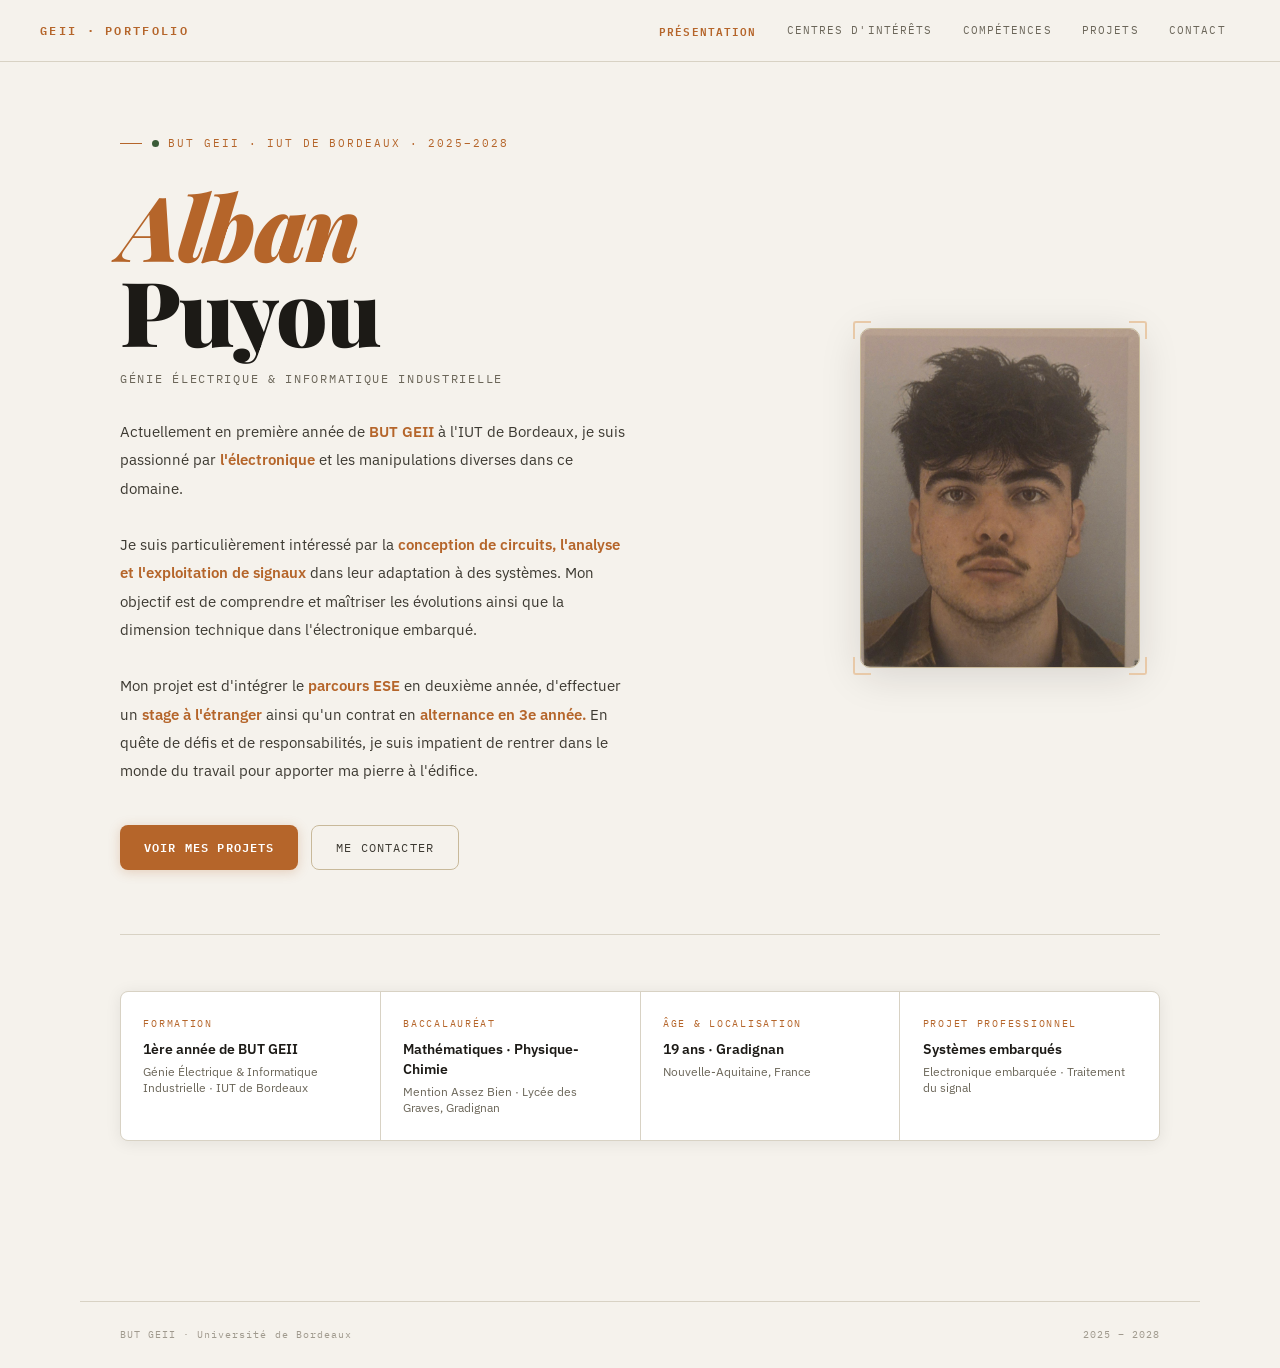
<file: index.html>
<!DOCTYPE html>
<html lang="fr">
<head>
  <meta charset="UTF-8">
  <meta name="viewport" content="width=device-width, initial-scale=1.0">
  <title>Portfolio – BUT GEII</title>
  <link rel="stylesheet" href="style.css">
</head>
<body>

  <!-- ===== NAVBAR ===== -->
  <nav class="navbar">
    <div class="nav-logo">GEII · Portfolio</div>
    <ul class="nav-links">
      <li><a href="index.html" class="active">Présentation</a></li>
      <li><a href="interets.html">Centres d'intérêts</a></li>
      <li><a href="competences.html">Compétences</a></li>
      <li><a href="projets.html">Projets</a></li>
      <li><a href="contact.html">Contact</a></li>
    </ul>
    <button class="nav-toggle" aria-label="Ouvrir le menu">&#9776;</button>
  </nav>

  <!-- ===== HERO ===== -->
  <main>
    <section class="hero">

      <!-- LEFT : text -->
      <div class="hero-left">
        <div class="hero-eyebrow anim-1"><span class="live-dot"></span> BUT GEII · IUT de Bordeaux · 2025–2028</div>

        <h1 class="hero-name anim-2">
          <em>Alban</em><br>
          Puyou
        </h1>

        <p class="hero-role anim-3">Génie Électrique &amp; Informatique Industrielle</p>

        <p class="hero-bio anim-4">
          Actuellement en première année de <strong>BUT GEII</strong> à l'IUT de Bordeaux, 
          je suis passionné par  <strong>l'électronique</strong> et les manipulations diverses
          dans ce domaine.
          <br>
          <br>Je suis particulièrement intéressé par la <strong>conception de circuits, 
          l'analyse et l'exploitation de signaux</strong> dans leur adaptation à des systèmes.
          Mon objectif est de comprendre et maîtriser les évolutions ainsi que 
          la dimension technique dans l'électronique embarqué.
          <br>
          <br>Mon projet est d'intégrer le <strong>parcours ESE</strong> en deuxième année, d'effectuer 
          un  <strong>stage à l'étranger</strong> ainsi qu'un contrat en <strong>alternance en 3e année.</strong>
          En quête de défis et de responsabilités, je suis impatient de rentrer 
          dans le monde du travail pour apporter ma pierre à l'édifice.


        </p>

        <div class="hero-cta anim-5">
          <a href="projets.html" class="btn btn-copper">Voir mes projets</a>
          <a href="contact.html" class="btn btn-ghost">Me contacter</a>
        </div>
      </div>

      <!-- RIGHT : photo -->
      <div class="hero-photo-col anim-3">
        <div class="photo-wrap">
          <div class="photo-frame">
            <!--
              Pour ajouter votre photo :
              1. Placez votre fichier image dans le même dossier que index.html
              2. Remplacez "photo.jpg" par le nom de votre fichier
            -->
            <img
              src="photo.jpg"
              alt="Photo de profil"
              onerror="this.style.display='none'"
            >
            <div class="photo-placeholder">
              <svg viewBox="0 0 64 64" fill="none" xmlns="http://www.w3.org/2000/svg">
                <circle cx="32" cy="22" r="12" stroke="currentColor" stroke-width="1.5"/>
                <path d="M8 56c0-13.255 10.745-24 24-24s24 10.745 24 24" stroke="currentColor" stroke-width="1.5"/>
              </svg>
              <span>Votre photo ici</span>
            </div>
          </div>
          <div class="photo-corner tl"></div>
          <div class="photo-corner tr"></div>
          <div class="photo-corner bl"></div>
          <div class="photo-corner br"></div>
        </div>
      </div>

    </section>

    <!-- ===== INFO STRIP ===== -->
    <div class="info-strip anim-5">

      <div class="info-cell">
        <div class="info-label">Formation</div>
        <div class="info-value">1ère année de BUT GEII</div>
        <div class="info-sub">Génie Électrique &amp; Informatique Industrielle · IUT de Bordeaux</div>
      </div>

      <div class="info-cell">
        <div class="info-label">Baccalauréat</div>
        <div class="info-value">Mathématiques · Physique-Chimie</div>
        <div class="info-sub">Mention Assez Bien · Lycée des Graves, Gradignan</div>
      </div>

      <div class="info-cell">
        <div class="info-label">Âge &amp; Localisation</div>
        <div class="info-value">19 ans · Gradignan</div>
        <div class="info-sub">Nouvelle-Aquitaine, France</div>
      </div>

      <div class="info-cell">
        <div class="info-label">Projet professionnel</div>
        <div class="info-value">Systèmes embarqués</div>
        <div class="info-sub">Electronique embarquée · Traitement du signal</div>
      </div>

    </div>

  </main>

  <!-- ===== FOOTER ===== -->
  <footer class="footer">
    <span>BUT GEII · Université de Bordeaux</span>
    <span>2025 – 2028</span>
  </footer>

  <script src="nav.js"></script>
</body>
</html>
</file>
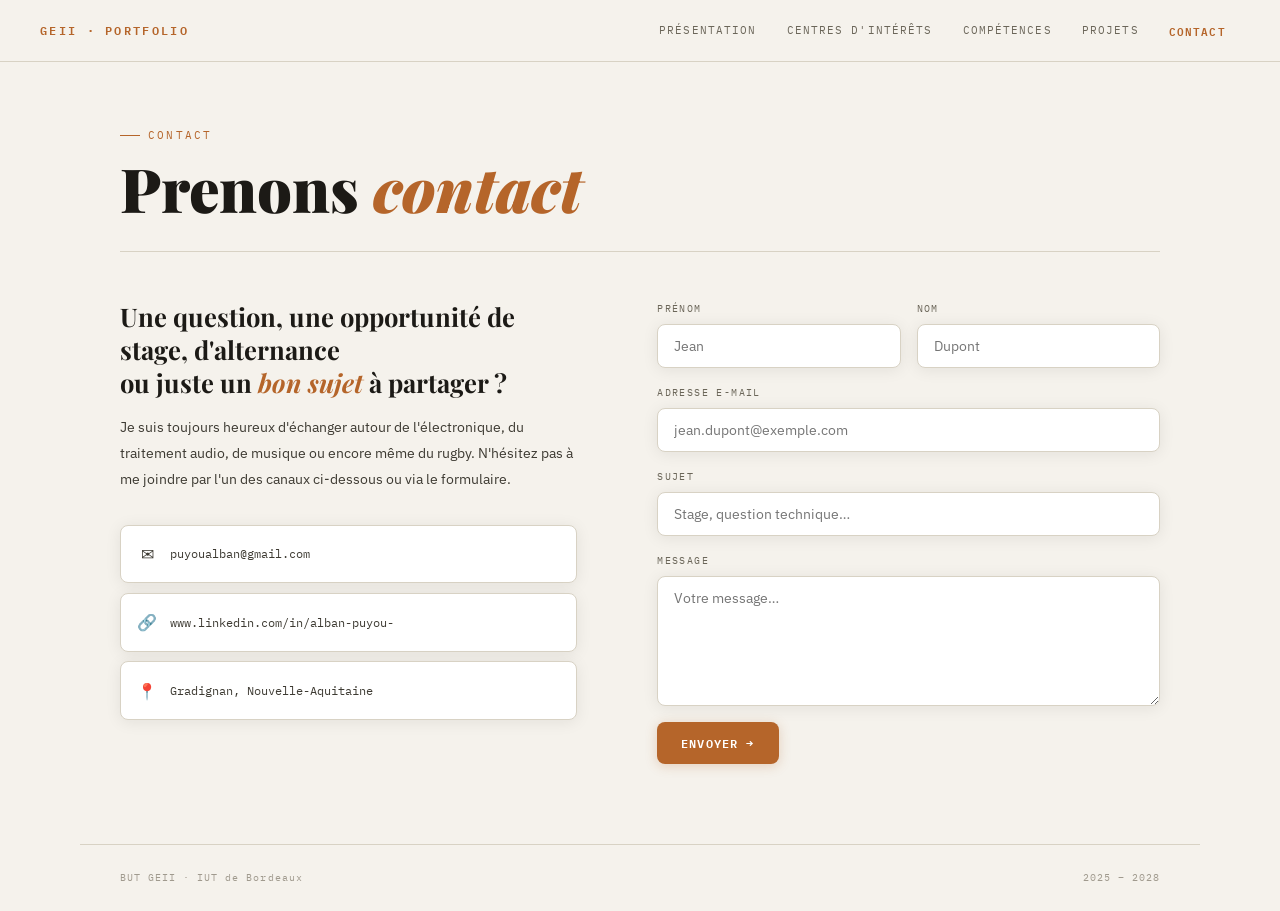
<file: contact.html>
<!DOCTYPE html>
<html lang="fr">
<head>
  <meta charset="UTF-8">
  <meta name="viewport" content="width=device-width, initial-scale=1.0">
  <title>Contact – Portfolio BUT GEII</title>
  <link rel="stylesheet" href="style.css">
</head>
<body>

  <nav class="navbar">
    <div class="nav-logo">GEII · Portfolio</div>
    <ul class="nav-links">
      <li><a href="index.html">Présentation</a></li>
      <li><a href="interets.html">Centres d'intérêts</a></li>
      <li><a href="competences.html">Compétences</a></li>
      <li><a href="projets.html">Projets</a></li>
      <li><a href="contact.html" class="active">Contact</a></li>
    </ul>
    <button class="nav-toggle" aria-label="Ouvrir le menu">&#9776;</button>
  </nav>

  <main>
    <div class="page-header">
      <p class="page-eyebrow">Contact</p>
      <h1 class="page-title">Prenons <em>contact</em></h1>
    </div>

    <div class="contact-layout">

      <!-- INFO -->
      <div>
        <p class="contact-lede">
          Une question, une opportunité de stage, d'alternance <br>
          ou juste un <em>bon sujet</em> à partager ?
        </p>
        <p class="contact-blurb">
          Je suis toujours heureux d'échanger autour de l'électronique,
          du traitement audio, de musique ou encore même du rugby. N'hésitez pas à me joindre par
          l'un des canaux ci-dessous ou via le formulaire.
        </p>

        <!-- Remplacez chaque valeur par vos vraies coordonnées -->
        <a href="mailto:votre.email@exemple.com" class="contact-row">
          <span class="contact-row-icon">✉</span>
          puyoualban@gmail.com
        </a>
        <a href="https://www.linkedin.com/in/alban-puyou-/" target="_blank" class="contact-row">
          <span class="contact-row-icon">🔗</span>
          www.linkedin.com/in/alban-puyou-
        </a>
        
        </a>
        <div class="contact-row" style="cursor:default;">
          <span class="contact-row-icon">📍</span>
          Gradignan, Nouvelle-Aquitaine
        </div>
      </div>

      <!-- FORM -->
      <form class="contact-form" onsubmit="handleSubmit(event)">
        <div class="form-row">
          <div class="field">
            <label for="fname">Prénom</label>
            <input type="text" id="fname" name="fname" placeholder="Jean" required>
          </div>
          <div class="field">
            <label for="lname">Nom</label>
            <input type="text" id="lname" name="lname" placeholder="Dupont" required>
          </div>
        </div>
        <div class="field">
          <label for="email">Adresse e-mail</label>
          <input type="email" id="email" name="email" placeholder="jean.dupont@exemple.com" required>
        </div>
        <div class="field">
          <label for="subject">Sujet</label>
          <input type="text" id="subject" name="subject" placeholder="Stage, question technique…">
        </div>
        <div class="field">
          <label for="msg">Message</label>
          <textarea id="msg" name="msg" placeholder="Votre message…" required></textarea>
        </div>
        <button type="submit" class="btn btn-copper" style="align-self:flex-start;">
          Envoyer →
        </button>
        <p id="form-ok">✓ Message envoyé ! (Pensez à connecter ce formulaire à un service d'e-mail.)</p>
      </form>

    </div>
  </main>

  <footer class="footer">
    <span>BUT GEII · IUT de Bordeaux</span>
    <span>2025 – 2028</span>
  </footer>

  <script src="nav.js"></script>
  <script>
    function handleSubmit(e) {
      e.preventDefault();
      document.getElementById('form-ok').style.display = 'block';
      e.target.reset();
    }
  </script>
</body>
</html>
</file>
<file: style.css>
/* ============================================================
   PORTFOLIO – BUT GEII · Alban Puyou
   Palette : Blanc cassé / Beige chaud / Cuivre / Vert mousse
   Ambiance : Studio d'enregistrement vintage, propre & aéré
   ============================================================ */

@import url('https://fonts.googleapis.com/css2?family=Playfair+Display:ital,wght@0,700;0,900;1,700&family=IBM+Plex+Mono:wght@300;400;500;600&family=IBM+Plex+Sans:wght@300;400;500;600&display=swap');

/* ── TOKENS ── */
:root {
  --bg:          #f5f2ec;
  --bg-2:        #eeeae1;
  --bg-3:        #e6e1d6;
  --bg-dark:     #1c1a16;

  --copper:      #b5652a;
  --copper-light:#d4813e;
  --copper-dim:  #e8c9a8;
  --copper-pale: #faf0e6;

  --green:       #3a5c38;
  --green-light: #4e7a4b;
  --green-pale:  #eaf2e9;

  --ink:         #1c1a16;
  --ink-2:       #3d3a32;
  --ink-3:       #6b6659;
  --ink-4:       #a09a8e;

  --border:      #d8d2c4;
  --border-warm: #c8b99a;

  --font-display: 'Playfair Display', Georgia, serif;
  --font-mono:    'IBM Plex Mono', monospace;
  --font-body:    'IBM Plex Sans', system-ui, sans-serif;

  --nav-h:   62px;
  --max-w:   1120px;
  --r:       8px;
  --shadow:  0 2px 16px rgba(28,26,22,.08);
  --shadow-lg: 0 8px 40px rgba(28,26,22,.13);
}

/* ── RESET ── */
*, *::before, *::after { box-sizing: border-box; margin: 0; padding: 0; }
html { scroll-behavior: smooth; -webkit-font-smoothing: antialiased; }

body {
  background: var(--bg);
  color: var(--ink);
  font-family: var(--font-body);
  font-size: 15px;
  line-height: 1.75;
  overflow-x: hidden;
}

a { color: inherit; text-decoration: none; }
strong { color: var(--copper); font-weight: 600; }
img { max-width: 100%; display: block; }

::-webkit-scrollbar { width: 5px; }
::-webkit-scrollbar-track { background: var(--bg-2); }
::-webkit-scrollbar-thumb { background: var(--border-warm); border-radius: 3px; }

/* ── ANIMATIONS ── */
@keyframes fadeUp {
  from { opacity: 0; transform: translateY(22px); }
  to   { opacity: 1; transform: translateY(0); }
}
@keyframes fadeIn {
  from { opacity: 0; }
  to   { opacity: 1; }
}
@keyframes blink {
  0%, 100% { opacity: 1; }
  50%       { opacity: 0; }
}
@keyframes barGrow {
  from { transform: scaleX(0); }
  to   { transform: scaleX(1); }
}

.anim-1 { animation: fadeUp .55s ease both; }
.anim-2 { animation: fadeUp .55s .1s ease both; }
.anim-3 { animation: fadeUp .55s .2s ease both; }
.anim-4 { animation: fadeUp .55s .3s ease both; }
.anim-5 { animation: fadeUp .55s .4s ease both; }

/* ═══════════════════
   NAVBAR
   ═══════════════════ */
.navbar {
  position: fixed;
  top: 0; left: 0; right: 0;
  height: var(--nav-h);
  z-index: 200;
  display: flex;
  align-items: center;
  justify-content: space-between;
  padding: 0 2.5rem;
  background: rgba(245,242,236,.94);
  backdrop-filter: blur(14px);
  border-bottom: 1px solid var(--border);
}

.nav-logo {
  font-family: var(--font-mono);
  font-size: .72rem;
  font-weight: 600;
  letter-spacing: .2em;
  text-transform: uppercase;
  color: var(--copper);
}

.nav-links { list-style: none; display: flex; gap: .1rem; }
.nav-links a {
  display: block;
  padding: .35rem .9rem;
  font-family: var(--font-mono);
  font-size: .68rem;
  letter-spacing: .1em;
  text-transform: uppercase;
  color: var(--ink-3);
  border-radius: var(--r);
  transition: color .2s, background .2s;
}
.nav-links a:hover { color: var(--ink); background: var(--bg-2); }
.nav-links a.active { color: var(--copper); font-weight: 600; }

.nav-toggle {
  display: none;
  background: none;
  border: 1px solid var(--border);
  color: var(--ink);
  padding: .3rem .7rem;
  font-size: 1rem;
  cursor: pointer;
  border-radius: var(--r);
}

/* ═══════════════════
   MAIN
   ═══════════════════ */
main {
  max-width: var(--max-w);
  margin: 0 auto;
  padding: calc(var(--nav-h) + 4rem) 2.5rem 5rem;
}

/* ═══════════════════
   HERO
   ═══════════════════ */
.hero {
  display: grid;
  grid-template-columns: 1fr 320px;
  gap: 5rem;
  align-items: center;
  min-height: 74vh;
  padding-bottom: 4rem;
  border-bottom: 1px solid var(--border);
  margin-bottom: 3.5rem;
}

.hero-eyebrow {
  display: inline-flex;
  align-items: center;
  gap: .6rem;
  font-family: var(--font-mono);
  font-size: .68rem;
  letter-spacing: .18em;
  text-transform: uppercase;
  color: var(--copper);
  margin-bottom: 1.8rem;
}
.hero-eyebrow::before {
  content: '';
  display: block;
  width: 22px; height: 1px;
  background: var(--copper);
}

.live-dot {
  width: 7px; height: 7px;
  border-radius: 50%;
  background: var(--green);
  display: inline-block;
  animation: blink 2s ease-in-out infinite;
}

.hero-name {
  font-family: var(--font-display);
  font-size: clamp(3.2rem, 7vw, 5.8rem);
  font-weight: 900;
  line-height: .95;
  letter-spacing: -.02em;
  color: var(--ink);
  margin-bottom: 1rem;
}
.hero-name em { font-style: italic; color: var(--copper); }

.hero-role {
  font-family: var(--font-mono);
  font-size: .76rem;
  letter-spacing: .14em;
  text-transform: uppercase;
  color: var(--ink-3);
  margin-bottom: 1.8rem;
}

.hero-bio {
  font-size: .93rem;
  color: var(--ink-2);
  max-width: 510px;
  margin-bottom: 2.5rem;
  line-height: 1.9;
}

.hero-cta { display: flex; gap: .8rem; flex-wrap: wrap; }

/* Buttons */
.btn {
  display: inline-block;
  font-family: var(--font-mono);
  font-size: .72rem;
  letter-spacing: .1em;
  text-transform: uppercase;
  padding: .7rem 1.5rem;
  border-radius: var(--r);
  transition: all .22s;
  cursor: pointer;
  border: none;
}
.btn-copper {
  background: var(--copper);
  color: #fff;
  font-weight: 600;
  box-shadow: 0 2px 12px rgba(181,101,42,.25);
}
.btn-copper:hover {
  background: var(--copper-light);
  transform: translateY(-2px);
  box-shadow: 0 4px 20px rgba(181,101,42,.35);
}
.btn-ghost {
  border: 1.5px solid var(--border-warm);
  color: var(--ink-2);
  background: transparent;
}
.btn-ghost:hover { border-color: var(--copper); color: var(--copper); transform: translateY(-2px); }

/* Photo */
.hero-photo-col { display: flex; justify-content: center; align-items: center; }

.photo-wrap { position: relative; width: 280px; height: 340px; }

.photo-frame {
  width: 100%; height: 100%;
  border-radius: 10px;
  overflow: hidden;
  border: 1px solid var(--border-warm);
  background: var(--bg-2);
  box-shadow: var(--shadow-lg);
}
.photo-frame img {
  width: 100%; height: 100%;
  object-fit: cover;
  object-position: top center;
}
.photo-placeholder {
  width: 100%; height: 100%;
  display: flex; flex-direction: column;
  align-items: center; justify-content: center;
  gap: .8rem; color: var(--ink-4);
  font-family: var(--font-mono); font-size: .7rem; letter-spacing: .1em;
}
.photo-placeholder svg { width: 52px; opacity: .35; }

.photo-corner {
  position: absolute;
  width: 18px; height: 18px;
  border-color: var(--copper-dim);
  border-style: solid;
}
.photo-corner.tl { top: -7px; left: -7px; border-width: 2px 0 0 2px; border-radius: 3px 0 0 0; }
.photo-corner.tr { top: -7px; right: -7px; border-width: 2px 2px 0 0; border-radius: 0 3px 0 0; }
.photo-corner.bl { bottom: -7px; left: -7px; border-width: 0 0 2px 2px; border-radius: 0 0 0 3px; }
.photo-corner.br { bottom: -7px; right: -7px; border-width: 0 2px 2px 0; border-radius: 0 0 3px 0; }

/* ═══════════════════
   INFO STRIP
   ═══════════════════ */
.info-strip {
  display: grid;
  grid-template-columns: repeat(4, 1fr);
  gap: 1px;
  background: var(--border);
  border: 1px solid var(--border);
  border-radius: var(--r);
  overflow: hidden;
  margin-bottom: 5rem;
  box-shadow: var(--shadow);
}
.info-cell {
  background: #fff;
  padding: 1.5rem 1.4rem;
  transition: background .2s;
}
.info-cell:hover { background: var(--copper-pale); }

.info-label {
  font-family: var(--font-mono);
  font-size: .6rem;
  letter-spacing: .18em;
  text-transform: uppercase;
  color: var(--copper);
  margin-bottom: .45rem;
}
.info-value { font-size: .88rem; font-weight: 600; color: var(--ink); line-height: 1.4; }
.info-sub { font-size: .72rem; color: var(--ink-3); margin-top: .3rem; line-height: 1.4; }

/* ═══════════════════
   PAGE HEADER
   ═══════════════════ */
.page-header {
  padding-bottom: 2rem;
  margin-bottom: 3rem;
  border-bottom: 1px solid var(--border);
}
.page-eyebrow {
  font-family: var(--font-mono);
  font-size: .68rem;
  letter-spacing: .2em;
  text-transform: uppercase;
  color: var(--copper);
  margin-bottom: .8rem;
  display: flex; align-items: center; gap: .5rem;
}
.page-eyebrow::before {
  content: '';
  display: block; width: 20px; height: 1px;
  background: var(--copper);
}
.page-title {
  font-family: var(--font-display);
  font-size: clamp(2.2rem, 5vw, 3.8rem);
  font-weight: 900;
  color: var(--ink);
  line-height: 1.0;
}
.page-title em { font-style: italic; color: var(--copper); }

/* ═══════════════════
   INTERESTS
   ═══════════════════ */
.interests-layout {
  display: grid;
  grid-template-columns: 1fr 1fr;
  gap: 1.2rem;
}

.interest-card {
  background: #fff;
  border: 1px solid var(--border);
  border-radius: var(--r);
  padding: 2rem;
  position: relative;
  overflow: hidden;
  box-shadow: var(--shadow);
  transition: transform .25s, box-shadow .25s;
}
.interest-card:hover {
  transform: translateY(-3px);
  box-shadow: var(--shadow-lg);
}
.interest-card.span2 { grid-column: span 2; }

.interest-card::before {
  content: '';
  position: absolute;
  left: 0; top: 0; bottom: 0;
  width: 4px;
  background: var(--stripe-color, var(--copper));
  border-radius: 4px 0 0 4px;
}

.ic-top { display: flex; align-items: flex-start; gap: 1rem; margin-bottom: 1rem; }
.ic-icon { font-size: 1.8rem; line-height: 1; flex-shrink: 0; margin-top: .1rem; }
.ic-title {
  font-family: var(--font-display);
  font-size: 1.05rem; font-weight: 700;
  color: var(--ink); margin-bottom: .15rem;
}
.ic-sub {
  font-family: var(--font-mono);
  font-size: .64rem; letter-spacing: .12em; text-transform: uppercase;
  color: var(--stripe-color, var(--copper));
}
.ic-body { font-size: .87rem; color: var(--ink-2); line-height: 1.85; }

.ic-tags { display: flex; flex-wrap: wrap; gap: .4rem; margin-top: 1rem; }
.ic-tag {
  background: var(--bg-2);
  border: 1px solid var(--border);
  border-radius: 20px;
  padding: .2rem .75rem;
  font-family: var(--font-mono);
  font-size: .64rem;
  color: var(--ink-3);
}

.ic-stats {
  display: flex; gap: 2rem;
  margin-top: 1.2rem; padding-top: 1.2rem;
  border-top: 1px solid var(--border);
}
.ic-stat-val {
  font-family: var(--font-display);
  font-size: 1.8rem; font-weight: 900;
  color: var(--stripe-color, var(--copper));
  line-height: 1;
}
.ic-stat-label {
  font-family: var(--font-mono);
  font-size: .62rem; letter-spacing: .1em;
  text-transform: uppercase; color: var(--ink-3); margin-top: .25rem;
}

/* ═══════════════════
   COMPÉTENCES
   ═══════════════════ */
.comp-layout {
  display: grid;
  grid-template-columns: 1fr 1fr;
  gap: 4rem;
}

.comp-section-title {
  font-family: var(--font-mono);
  font-size: .7rem; letter-spacing: .18em; text-transform: uppercase;
  color: var(--copper);
  margin-bottom: 1.8rem;
  padding-bottom: .8rem;
  border-bottom: 2px solid var(--copper-dim);
  display: flex; align-items: center; gap: .5rem;
}
.csn { color: var(--ink-4); margin-right: .2rem; }

.savoir-card {
  background: #fff;
  border: 1px solid var(--border);
  border-radius: var(--r);
  padding: 1.5rem;
  margin-bottom: .9rem;
  display: flex; gap: 1rem;
  box-shadow: var(--shadow);
  transition: transform .2s, box-shadow .2s;
}
.savoir-card:hover { transform: translateX(4px); box-shadow: var(--shadow-lg); }

.savoir-icon { font-size: 1.5rem; flex-shrink: 0; margin-top: .1rem; }
.savoir-name {
  font-family: var(--font-display);
  font-size: 1rem; font-weight: 700;
  color: var(--ink); margin-bottom: .3rem;
}
.savoir-desc { font-size: .83rem; color: var(--ink-2); line-height: 1.8; }
.savoir-origin {
  font-family: var(--font-mono);
  font-size: .62rem; letter-spacing: .1em; text-transform: uppercase;
  color: var(--copper); margin-top: .5rem;
}

/* Skills grid */
.skills-grid {
  display: grid;
  grid-template-columns: 1fr 1fr;
  gap: .7rem;
}
.skill-pill {
  background: #fff;
  border: 1px solid var(--border);
  border-radius: var(--r);
  padding: .85rem 1rem;
  display: flex; align-items: center; gap: .65rem;
  box-shadow: var(--shadow);
  transition: border-color .2s, transform .2s, box-shadow .2s;
  cursor: default;
}
.skill-pill:hover {
  border-color: var(--copper-dim);
  transform: translateY(-2px);
  box-shadow: 0 4px 16px rgba(181,101,42,.12);
}
.skill-pill-dot {
  width: 7px; height: 7px;
  border-radius: 50%;
  background: var(--copper);
  flex-shrink: 0;
}
.skill-pill-name { font-family: var(--font-mono); font-size: .74rem; color: var(--ink); }
.skill-pill-cat {
  margin-left: auto;
  font-size: .6rem; font-family: var(--font-mono);
  color: var(--ink-4); text-transform: uppercase; letter-spacing: .08em;
}

/* ═══════════════════
   PROJETS
   ═══════════════════ */
.projects-grid {
  display: grid;
  grid-template-columns: repeat(auto-fit, minmax(300px, 1fr));
  gap: 1.2rem;
}
.project-card {
  background: #fff;
  border: 1px solid var(--border);
  border-radius: var(--r);
  padding: 1.8rem;
  display: flex; flex-direction: column; gap: .7rem;
  box-shadow: var(--shadow);
  transition: transform .25s, box-shadow .25s;
}
.project-card:hover { transform: translateY(-3px); box-shadow: var(--shadow-lg); }

.proj-period {
  font-family: var(--font-mono);
  font-size: .64rem; letter-spacing: .14em; text-transform: uppercase; color: var(--copper);
}
.proj-title {
  font-family: var(--font-display);
  font-size: 1.1rem; font-weight: 700; color: var(--ink);
}
.proj-desc { font-size: .84rem; color: var(--ink-2); line-height: 1.8; }

.proj-stack {
  display: flex; flex-wrap: wrap; gap: .4rem;
  margin-top: auto; padding-top: .8rem;
  border-top: 1px solid var(--border);
}
.proj-tag {
  font-family: var(--font-mono); font-size: .64rem;
  background: var(--bg-2);
  border: 1px solid var(--border);
  border-radius: 4px; padding: .2rem .55rem; color: var(--ink-3);
}
.proj-placeholder {
  border: 1.5px dashed var(--border);
  background: var(--bg);
  border-radius: var(--r); padding: 2.5rem 2rem;
  text-align: center; display: flex; flex-direction: column;
  align-items: center; gap: .6rem; color: var(--ink-4);
}
.proj-placeholder .ph-glyph { font-size: 1.8rem; opacity: .35; }
.proj-placeholder p { font-size: .8rem; font-family: var(--font-mono); }

/* ═══════════════════
   CONTACT
   ═══════════════════ */
.contact-layout {
  display: grid;
  grid-template-columns: 1fr 1.1fr;
  gap: 5rem; align-items: start;
}
.contact-lede {
  font-family: var(--font-display);
  font-size: 1.6rem; font-weight: 700; color: var(--ink);
  line-height: 1.3; margin-bottom: 1rem;
}
.contact-lede em { font-style: italic; color: var(--copper); }
.contact-blurb { font-size: .87rem; color: var(--ink-2); line-height: 1.85; margin-bottom: 2rem; }

.contact-row {
  display: flex; align-items: center; gap: .8rem;
  padding: .9rem 1rem;
  background: #fff;
  border: 1px solid var(--border);
  border-radius: var(--r);
  font-family: var(--font-mono); font-size: .77rem; color: var(--ink-2);
  margin-bottom: .6rem;
  box-shadow: var(--shadow);
  transition: border-color .2s, color .2s, transform .2s;
}
.contact-row:hover { border-color: var(--copper-dim); color: var(--copper); transform: translateX(3px); }
.contact-row-icon { font-size: 1rem; width: 20px; text-align: center; }

/* Form */
.contact-form { display: flex; flex-direction: column; gap: 1rem; }
.field { display: flex; flex-direction: column; gap: .4rem; }
.field label {
  font-family: var(--font-mono);
  font-size: .63rem; letter-spacing: .14em; text-transform: uppercase; color: var(--ink-3);
}
.field input, .field textarea {
  background: #fff;
  border: 1.5px solid var(--border);
  border-radius: var(--r);
  padding: .75rem 1rem;
  color: var(--ink);
  font-family: var(--font-body); font-size: .88rem;
  outline: none;
  transition: border-color .2s, box-shadow .2s;
  box-shadow: var(--shadow);
}
.field input:focus, .field textarea:focus {
  border-color: var(--copper-dim);
  box-shadow: 0 0 0 3px rgba(181,101,42,.1);
}
.field textarea { min-height: 130px; resize: vertical; }
.form-row { display: grid; grid-template-columns: 1fr 1fr; gap: 1rem; }
#form-ok {
  display: none;
  font-family: var(--font-mono); font-size: .74rem;
  color: var(--green); margin-top: .4rem;
}

/* ═══════════════════
   FOOTER
   ═══════════════════ */
.footer {
  max-width: var(--max-w);
  margin: 0 auto;
  padding: 1.5rem 2.5rem;
  border-top: 1px solid var(--border);
  display: flex; justify-content: space-between; align-items: center;
  font-family: var(--font-mono); font-size: .64rem;
  letter-spacing: .1em; color: var(--ink-4);
}

/* ═══════════════════
   RESPONSIVE
   ═══════════════════ */
@media (max-width: 900px) {
  .hero { grid-template-columns: 1fr; min-height: auto; gap: 2.5rem; }
  .hero-photo-col { justify-content: flex-start; }
  .info-strip { grid-template-columns: 1fr 1fr; }
  .comp-layout { grid-template-columns: 1fr; gap: 2.5rem; }
  .contact-layout { grid-template-columns: 1fr; gap: 2.5rem; }
  .interests-layout { grid-template-columns: 1fr; }
  .interest-card.span2 { grid-column: span 1; }
}
@media (max-width: 600px) {
  main { padding: calc(var(--nav-h) + 2.5rem) 1.2rem 3.5rem; }
  .navbar { padding: 0 1.2rem; }
  .nav-links { display: none; flex-direction: column; position: absolute; top: var(--nav-h); left: 0; right: 0; background: var(--bg); border-bottom: 1px solid var(--border); padding: 1rem 1.2rem; gap: .3rem; }
  .nav-links.open { display: flex; }
  .nav-toggle { display: block; }
  .info-strip { grid-template-columns: 1fr; }
  .skills-grid { grid-template-columns: 1fr; }
  .form-row { grid-template-columns: 1fr; }
  .footer { flex-direction: column; gap: .4rem; text-align: center; }
}
</file>
